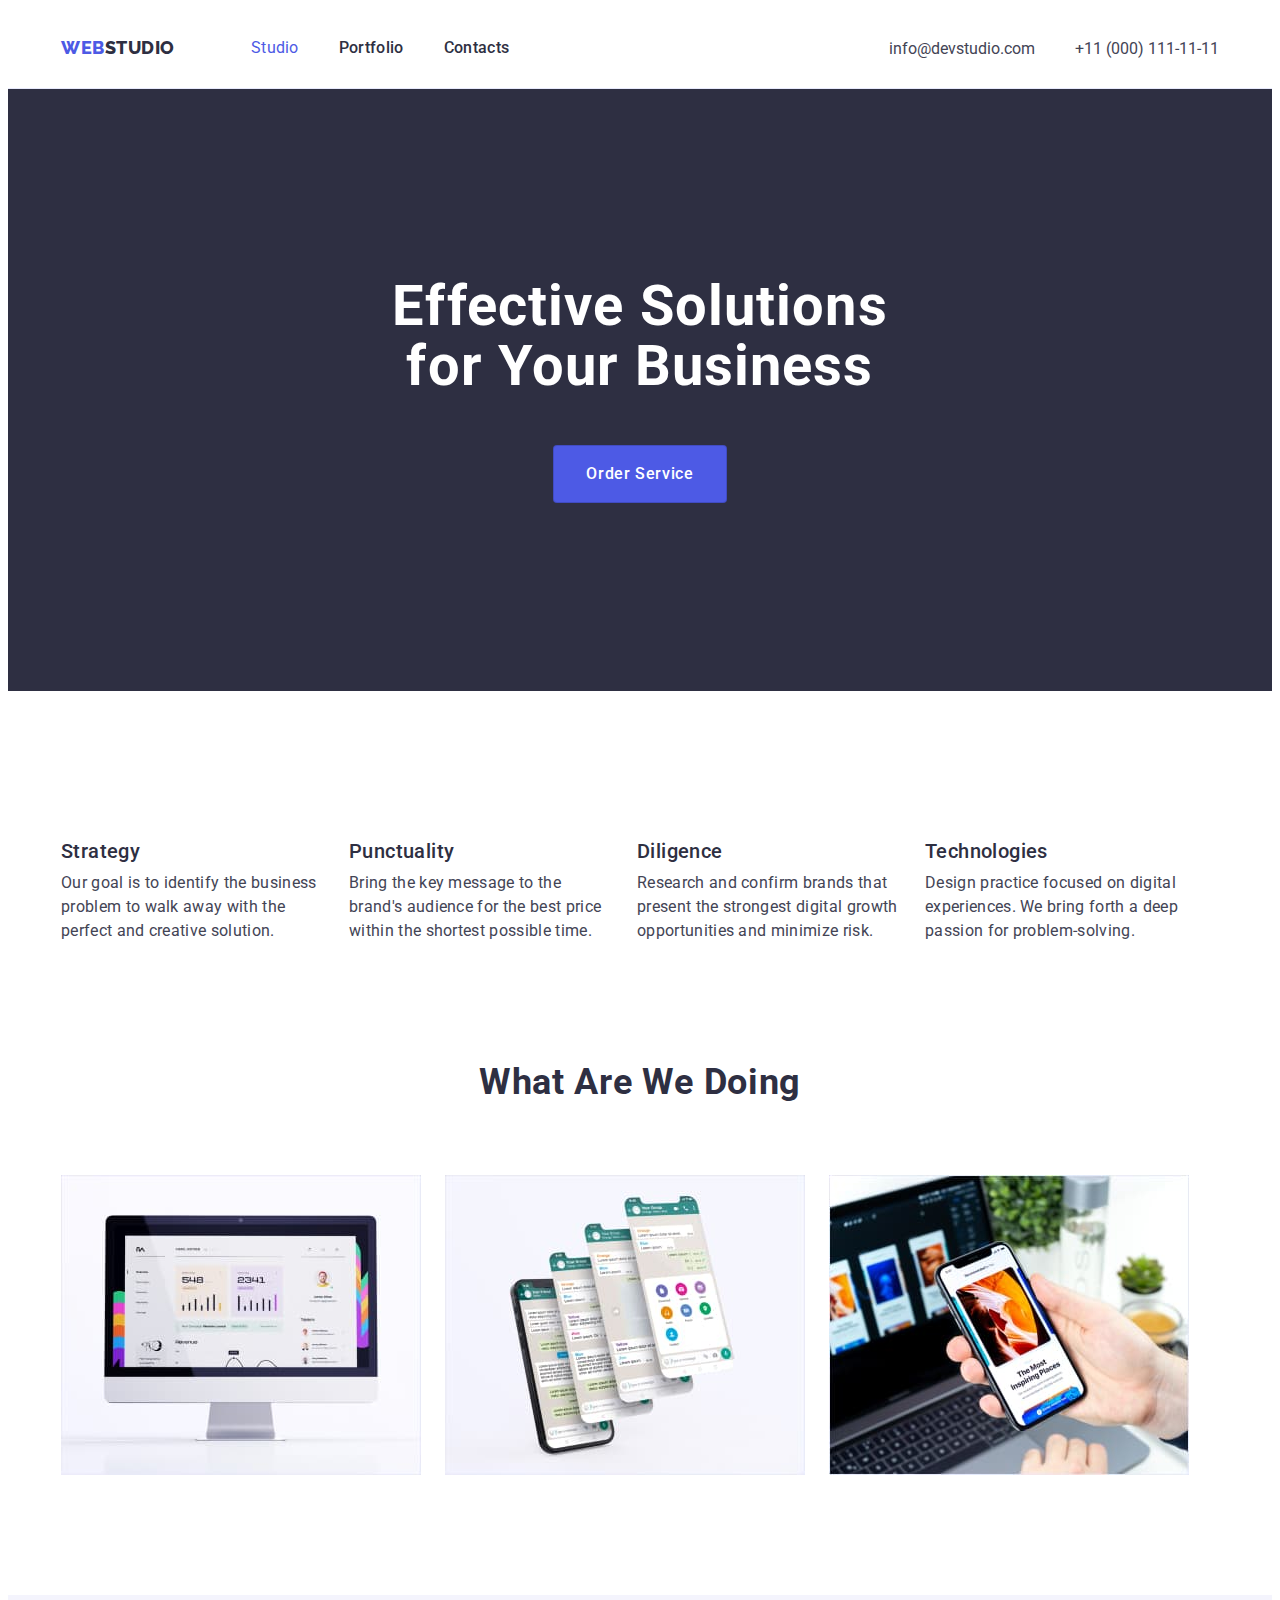
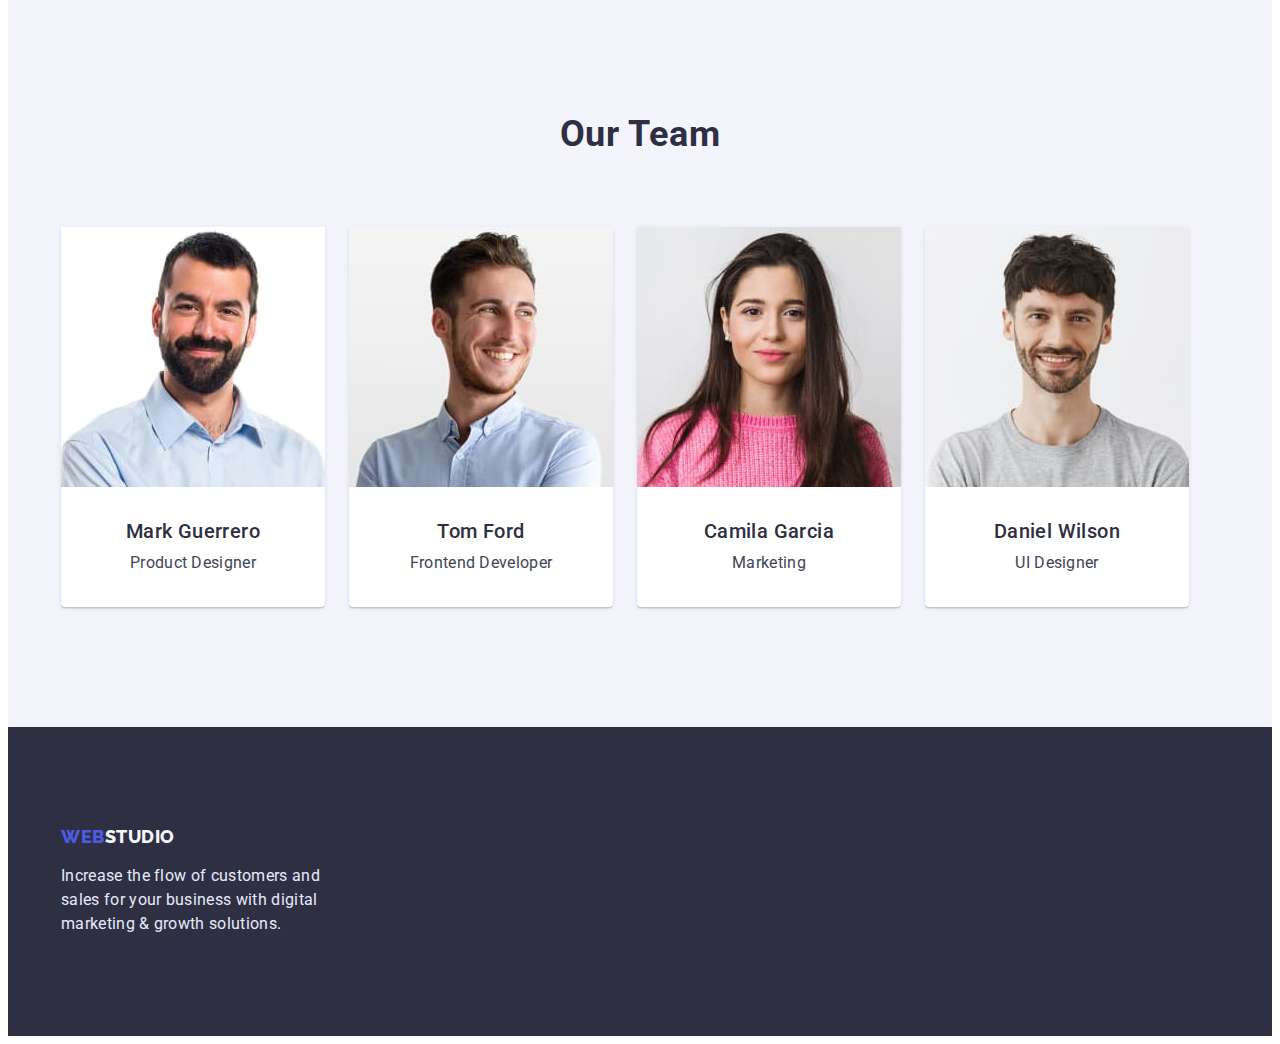
<file: index.html>
<!DOCTYPE html>
<html lang="en">

<head>
    <meta charset="UTF-8">
    <meta http-equiv="X-UA-Compatible" content="IE=edge">
    <meta name="viewport" content="width=device-width, initial-scale=1.0">
    <title>Web Studio</title>
    <link rel="preconnect" href="https://fonts.googleapis.com">
    <link rel="preconnect" href="https://fonts.gstatic.com" crossorigin>
    <link
        href="https://fonts.googleapis.com/css2?family=Raleway:wght@800&family=Roboto:wght@400;500;700;900&display=swap"
        rel="stylesheet">
    <link rel="stylesheet" href="https://cdnjs.cloudflare.com/ajax/libs/modern-normalize/1.1.0/modern-normalize.min.css"
        integrity="sha512-wpPYUAdjBVSE4KJnH1VR1HeZfpl1ub8YT/NKx4PuQ5NmX2tKuGu6U/JRp5y+Y8XG2tV+wKQpNHVUX03MfMFn9Q=="
        crossorigin="anonymous" referrerpolicy="no-referrer" />
    <link rel="stylesheet" href="./css/styles.css" />
</head>

<header class="header">
    <div class="container">
        <div class="header-container">
            <nav class="header-navigation">
                <a class="logo" href="./index.html">Web<span class="logo-two">Studio</span></a>
                <ul class="headerlist">
                    <li><a class="current" class="header-link" href="">Studio</a> </li>
                    <li><a class="header-link" href="./portfolio.html">Portfolio</a> </li>
                    <li><a class="header-link" href="">Contacts</a> </li>
                </ul>
            </nav>
            <address>
                <ul class="headerlist-address">
                    <li><a class="addresslink" href="mailto:info@devstudio.com">info@devstudio.com</a></li>
                    <li><a class="addresslink" href="tel:+110001111111">+11 (000) 111-11-11</a></li>
                </ul>
            </address>
        </div>
    </div>
</header>
<main>
    <section class="section-general">
        <div class="container">
            <h1 class="section-general-title">Effective Solutions for Your Business</h1>
            <button class="section-general-button" type="button">Order Service</button>
        </div>
    </section>
    <section class="section-hidden">
        <div class="container">
            <h2 class="hidden-title">Characteristic</h2>
            <ul class="list-characteristic">
                <li class="item-characteristic">
                    <h3 class="title-characteristic">Strategy</h3>
                    <p class="subtitle-characteristic">Our goal is to identify the business problem to walk away
                        with the
                        perfect and creative solution.</p>
                </li>
                <li class="item-characteristic">
                    <h3 class="title-characteristic">Punctuality</h3>
                    <p class="subtitle-characteristic">Bring the key message to the brand's audience for the best
                        price
                        within the shortest
                        possible time.</p>
                </li>
                <li class="item-characteristic">
                    <h3 class="title-characteristic">Diligence</h3>
                    <p class="subtitle-characteristic">Research and confirm brands that present the strongest
                        digital growth
                        opportunities and minimize
                        risk.
                    </p>
                </li>
                <li class="item-characteristic">
                    <h3 class="title-characteristic">Technologies</h3>
                    <p class="subtitle-characteristic">Design practice focused on digital experiences. We bring
                        forth a deep
                        passion for problem-solving.
                    </p>
                </li>
            </ul>
        </div>
    </section>
    <section class="section-project">
        <div class="container">
            <h2 class="title-project">What are we doing</h2>
            <ul class="list-project">
                <li>
                    <img src="./images/computer.jpg" alt="computer" width="360">
                </li>
                <li>
                    <img src="./images/screen.jpg" alt="screens" width="360">
                </li>
                <li>
                    <img src="./images/telephone.jpg" alt="telephone" width="360">
                </li>
            </ul>
        </div>
    </section>
    <section class="section-team">
        <div class="container">
            <h2 class="title-team">Our Team</h2>
            <ul class="list-team">
                <li class="list-team-iteam">
                    <img src="./images/mark.jpg" alt="Mark Guerrero" width="264">
                    <div class="items-team">
                        <h3 class="title-team-list">Mark Guerrero</h3>
                        <p class="subtitle-team">Product Designer</p>
                    </div>
                </li>
                <li class="list-team-iteam">
                    <img src="./images/tom.jpg" alt="Tom Ford" width="264">
                    <div class="items-team">
                        <h3 class="title-team-list">Tom Ford</h3>
                        <p class="subtitle-team">Frontend Developer</p>
                    </div>
                </li>
                <li class="list-team-iteam">
                    <img src="./images/camila.jpg" alt="Camila Garcia" width="264">
                    <div class="items-team">
                        <h3 class="title-team-list">Camila Garcia</h3>
                        <p class="subtitle-team">Marketing</p>
                    </div>
                </li>
                <li class="list-team-iteam">
                    <img src="./images/daniel.jpg" alt="Daniel Wilson" width="264">
                    <div class="items-team">
                        <h3 class="title-team-list">Daniel Wilson</h3>
                        <p class="subtitle-team">UI Designer</p>
                    </div>
                </li>
            </ul>
        </div>
    </section>
</main>
<footer class="footer-page">
    <div class="container">
        <a class="footer-link" href="./index.html"><span class="footer-link-logo">Web</span>Studio</a>
        <p class="footer-subtitle">Increase the flow of customers and sales for your business with digital marketing
            & growth solutions.</p>
    </div>
</footer>

</html>
</file>
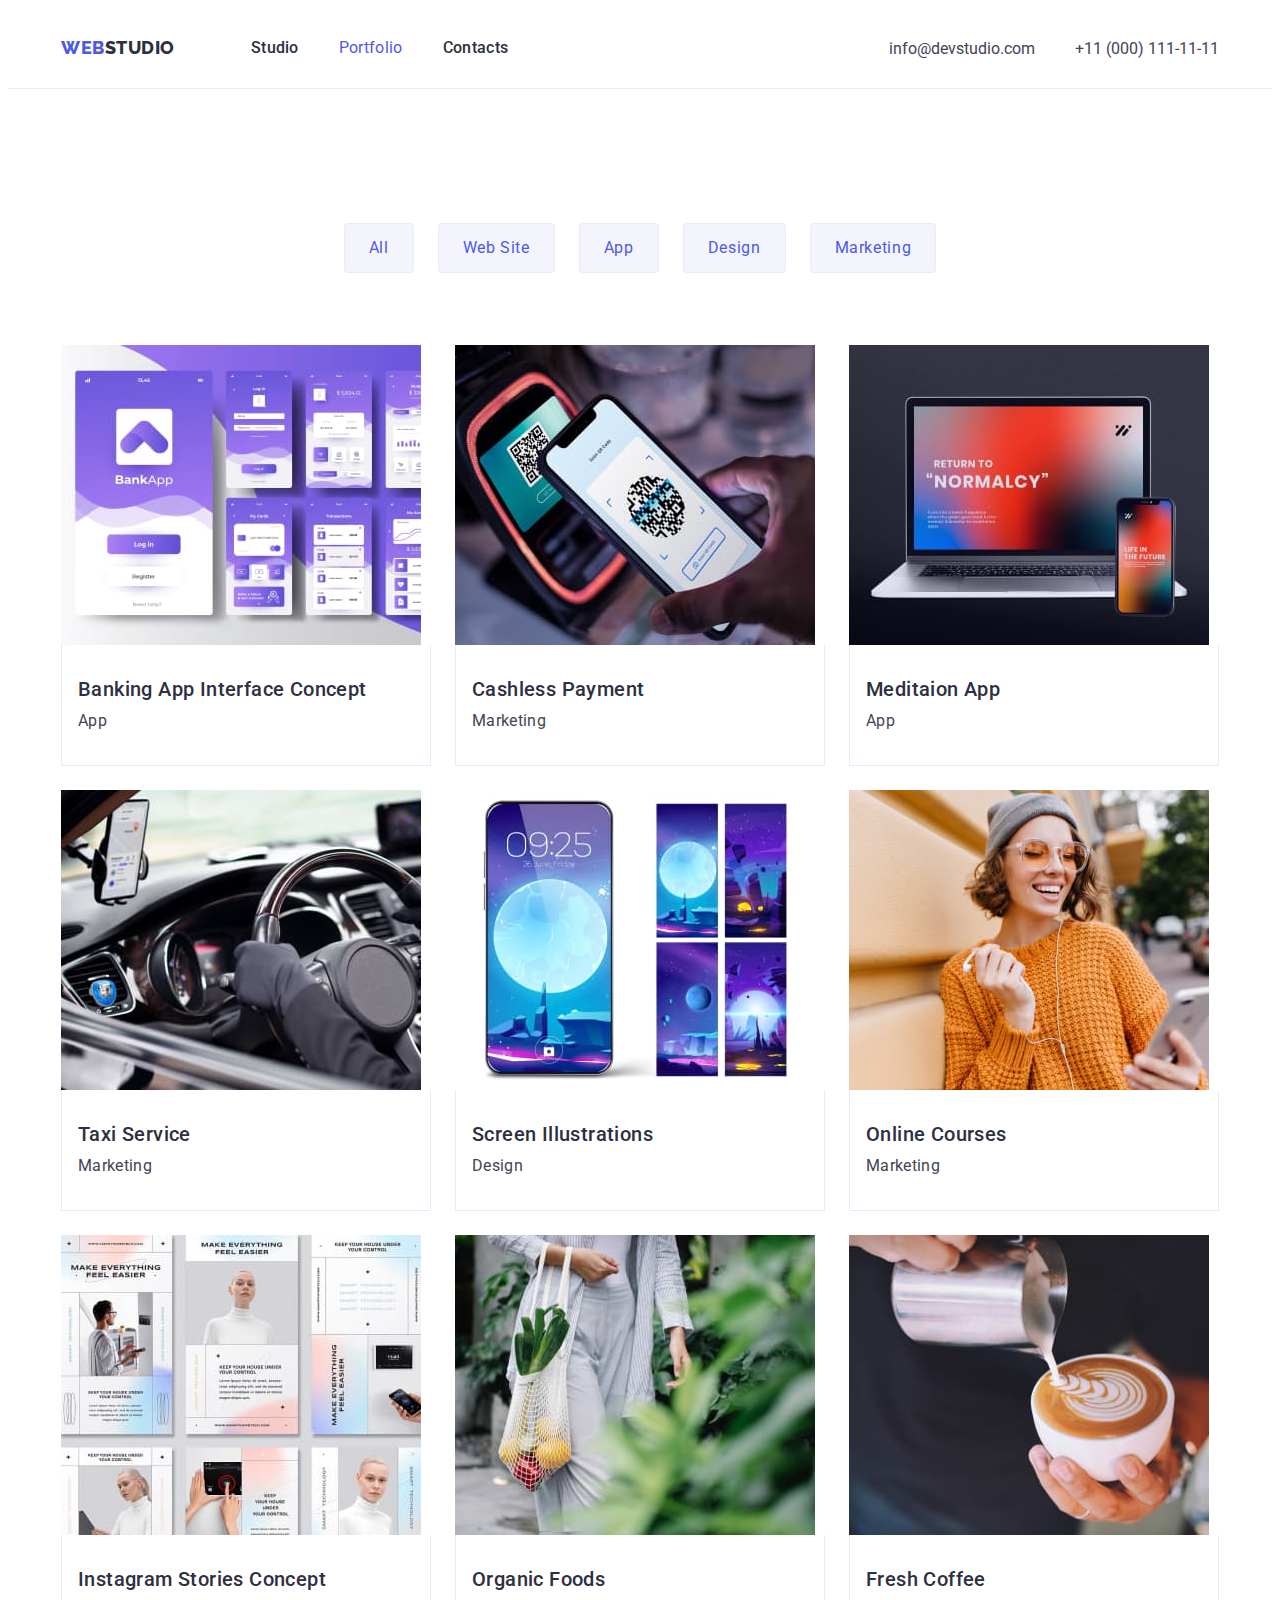
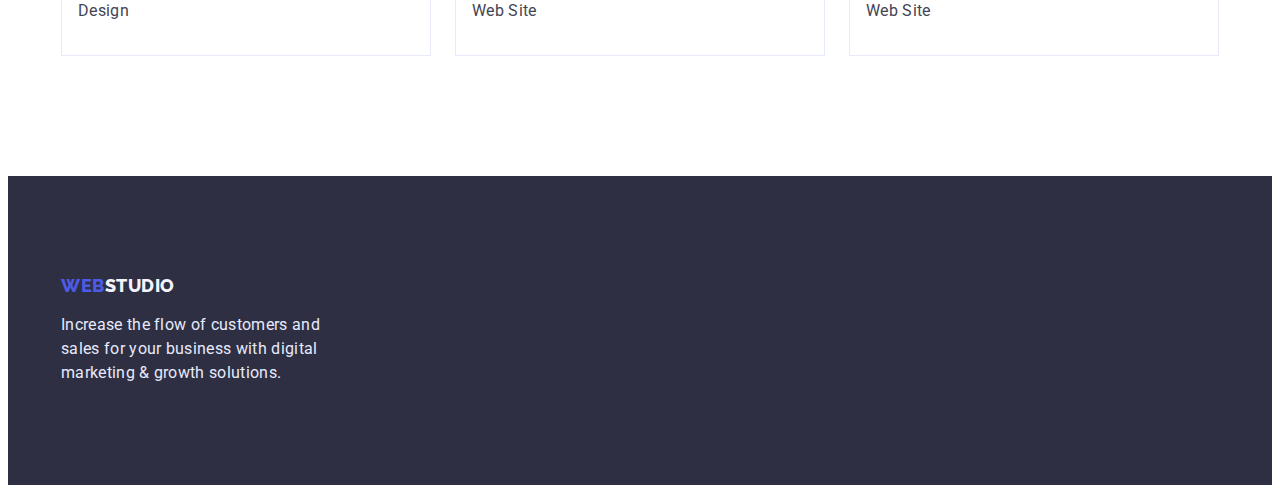
<file: portfolio.html>
<!DOCTYPE html>
<html lang="en">

<head>
    <meta charset="UTF-8">
    <meta http-equiv="X-UA-Compatible" content="IE=edge">
    <meta name="viewport" content="width=device-width, initial-scale=1.0">
    <title>Web Studio</title>
    <link rel="preconnect" href="https://fonts.googleapis.com">
    <link rel="preconnect" href="https://fonts.gstatic.com" crossorigin>
    <link
        href="https://fonts.googleapis.com/css2?family=Raleway:wght@800&family=Roboto:wght@400;500;700;900&display=swap"
        rel="stylesheet">
    <link rel="stylesheet" href="https://cdnjs.cloudflare.com/ajax/libs/modern-normalize/1.1.0/modern-normalize.min.css"
        integrity="sha512-wpPYUAdjBVSE4KJnH1VR1HeZfpl1ub8YT/NKx4PuQ5NmX2tKuGu6U/JRp5y+Y8XG2tV+wKQpNHVUX03MfMFn9Q=="
        crossorigin="anonymous" referrerpolicy="no-referrer" />
    <link rel="stylesheet" href="./css/styles.css" />
</head>

<header class="header">
    <div class="container">
        <div class="header-container">
            <nav class="header-navigation">
                <a class="logo" href="./index.html">Web<span class="logo-two">Studio</span></a>
                <ul class="headerlist">
                    <li><a class="header-link" href="./index.html">Studio</a> </li>
                    <li><a class="current" class="header-link" href="">Portfolio</a> </li>
                    <li><a class="header-link" href="">Contacts</a> </li>
                </ul>
            </nav>
            <address>
                <ul class="headerlist">
                    <li><a class="addresslink" href="mailto:info@devstudio.com">info@devstudio.com</a></li>
                    <li><a class="addresslink" href="tel:+110001111111">+11 (000) 111-11-11</a></li>
                </ul>
            </address>
        </div>
    </div>
</header>

<main>
    <section class="section-main">
        <div class="container">
            <h1 class="hidden-title">Button-filter</h1>
            <ul class="list-button">
                <li><button class="button-filter" type="button">All</button></li>
                <li><button class="button-filter" type="button">Web Site</button></li>
                <li><button class="button-filter" type="button">App</button></li>
                <li><button class="button-filter" type="button">Design</button></li>
                <li><button class="button-filter" type="button">Marketing</button></li>
            </ul>
            <ul class="items-app">
                <li class="list-app">
                    <img src="./images/displaywithapp.jpg" alt="Banking App" width="360">
                    <div class="text-app">
                        <h2 class="title-app">Banking App Interface Concept</h2>
                        <p class="subtitle-app">App</p>
                    </div>
                </li>
                <li class="list-app">
                    <img src="./images/scanqrcod.jpg" alt="Payment" width="360">
                    <div class="text-app">
                        <h2 class="title-app">Cashless Payment</h2>
                        <p class="subtitle-app">Marketing</p>
                    </div>
                </li>
                <li class="list-app">
                    <img src="./images/computerandtelephone.jpg" alt="App on computer and telephone" width="360">
                    <div class="text-app">
                        <h2 class="title-app">Meditaion App</h2>
                        <p class="subtitle-app">App</p>
                    </div>
                </li>
                <li class="list-app">
                    <img src="./images/car.jpg" alt="Car and telephone" width="360">
                    <div class="text-app">
                        <h3 class="title-app">Taxi Service</h3>
                        <p class="subtitle-app">Marketing</p>
                    </div>
                </li>
                <li class="list-app">
                    <img src="./images/screenimages.jpg" alt="Images on telephone" width="360">
                    <div class="text-app">
                        <h3 class="title-app">Screen Illustrations</h3>
                        <p class="subtitle-app">Design</p>
                    </div>
                </li>
                <li class="list-app">
                    <img src="./images/girl.jpg" alt="Girl with telephone" width="360">
                    <div class="text-app">
                        <h3 class="title-app">Online Courses</h3>
                        <p class="subtitle-app">Marketing</p>
                    </div>
                </li>
                <li class="list-app">
                    <img src="./images/instagrampages.jpg" alt="Content in instagram" width="360">
                    <div class="text-app">
                        <h4 class="title-app">Instagram Stories Concept</h4>
                        <p class="subtitle-app">Design</p>
                    </div>
                </li>
                <li class="list-app">
                    <img src="./images/vegetables.jpg" alt="Bag with vegetables" width="360">
                    <div class="text-app">
                        <h4 class="title-app">Organic Foods</h4>
                        <p class="subtitle-app">Web Site</p>
                    </div>
                </li>
                <li class="list-app">
                    <img src="./images/coffee.jpg" alt="Coffee" width="360">
                    <div class="text-app">
                        <h4 class="title-app">Fresh Coffee</h4>
                        <p class="subtitle-app">Web Site</p>
                    </div>
                </li>
            </ul>
        </div>
    </section>
</main>
<footer class="footer-page">
    <div class="container">
        <a class="footer-link" href="./index.html"><span class="footer-link-logo">Web</span>Studio</a>
        <p class="footer-subtitle">Increase the flow of customers and sales for your business with digital marketing
            & growth solutions.</p>
    </div>
</footer>

</html>
</file>
<file: css/styles.css>
:root {
    --color-page: #ffffff;
    --color-page-secondary: #F4F4FD;
    --color-page-text: #2E2F42;
    --color-logo: #4D5AE5;
    --color-text: #434455;
    --color-footer: #E7E9FC;
    --color-button-portfolio: #404BBF;
    --card-set-gap: 24px;
}

body {
    font-family: 'Roboto', sans-serif;
    background-color: var(--color-page);
    color:var(--color-page-text);
}

p,
h1,
h2,
h3,
h4,
h5,
h6,
ul {
    margin: 0;
    padding: 0;
}

img {
    display: block;
    max-width: 100%;
    height: auto;
}

ul {
    margin: 0;
    padding: 0;
}

.container {
    width: 100%;
    max-width: 1158px;
    margin: 0 auto;
    padding: 0 15px;
}

.header {
    background-color: var(--color-page);
    border-bottom-width: 1px;
    border-bottom-color: var(--color-footer);
    border-bottom-style: solid;
}

.header-container {
    display: flex;
    align-items: center;
}

.header-navigation {
    display: flex;
    align-items: center;
    flex-grow: 1;
}

.logo {
    color: var(--color-logo);
    text-transform: uppercase;
    font-family: Raleway;
    text-decoration: none;
    line-height: 1.333;
    font-size: 18px;
    font-weight: 800;
    letter-spacing: 0.03em;
}

.logo-two {
    color: var(--color-page-text);
    text-transform: uppercase;
    font-family: Raleway;
    text-decoration: none;
    line-height: 1.333;
    font-size: 18px;
    font-weight: 800;
    letter-spacing: 0.03em;
}

.headerlist {
    list-style-type: none;
    display: flex;
    gap: 40px;
    margin-left: 76px;
}

.headerlist-address {
    list-style-type: none;
    display: flex;
    gap: 40px;
}

.current {
color: var(--color-logo);
text-decoration: none;
list-style-type: none;
line-height: 1.5;
font-size: 16px;
letter-spacing: 0.02em;
padding: 28px 0;
display: block;
}

.header-link {
    text-decoration: none;
    list-style-type: none;
    color: var(--color-page-text);
    line-height: 1.5;
    font-size: 16px;
    letter-spacing: 0.02em;
    padding: 28px 0;
    display: block;
    font-weight: 500;
}

.header-link:hover,
.header-link:focus {
    color:var(--color-button-portfolio);
}


.addresslink {
    font-style: normal;
    text-decoration: none;
    color: var(--color-text);
    padding: 24px 0;
}

.addresslink:hover,
.addresslink:focus {
    color: var(--color-logo);
}

.section-general {
    background-color: var(--color-page-text);
    padding: 188px 0;
    text-align: center;
}

.section-general-title {
    color: var(--color-page);
    font-size: 56px;
    line-height: 1.07;
    text-align: center;
    letter-spacing: 0.02em;
    margin: 0 auto;
    max-width: 496px;
}

.section-general-button {
    background-color: var(--color-logo);
    color: var(--color-page);
    border: 1px solid rgba(0,0,0,0.15);
    border-radius: 4px;
    font-family: Roboto;
    font-weight: 500;
    font-size: 16px;
    line-height: 1.5;
    cursor: pointer;
    letter-spacing: 0.04em;
    padding: 16px 32px 16px 32px;
    max-height: 510px;
    margin-top: 48px;
}

.section-general-button:hover,
.section-general-button:focus {
    background-color: var(--color-button-portfolio);
}

.hidden-title {
    visibility: hidden;
}

.section-hidden {
    padding: 120px 0;
}

.list-characteristic {
    list-style-type: none;
    display: flex;
    gap: 24px;
}

.item-characteristic {
    width: calc((1128px - 3 * 24px)/ 4);
}

.title-characteristic {
    color: var(--color-page-text);
    font-size: 20px;
    font-weight: 500;
    line-height: 1.2;
    letter-spacing: 0.02em;
    margin-bottom: 8px;
}

.subtitle-characteristic {
    color: var(--color-text);
    font-size: 16px;
    line-height: 1.5;
    letter-spacing: 0.02em;
}

.section-project {
    padding-bottom: 120px;
}

.title-project {
    margin-bottom: 72px;
    text-transform: capitalize;
    color: var(--color-page-text);
    font-size: 36px;
    font-weight: 700;
    line-height: 1.11;
    text-align: center;
    letter-spacing: 0.02em;
}

.list-project {
    list-style-type: none;
    display: flex;
    gap: 24px;
}

.section-team {
    background-color: var(--color-page-secondary);
    padding: 120px 0;
}

.title-team {
    color:var(--color-page-text);
    font-size: 36px;
    font-weight: 700;
    line-height: 1.11;
    text-align: center;
    letter-spacing: 0.02em;
    margin-bottom: 72px;
}

.list-team {
    list-style-type: none;
    display: flex;
    gap: 24px;
}

.list-team-iteam {
    background-color: var(--color-page);
    border-bottom-left-radius: 4px;
    border-bottom-right-radius: 4px;
    box-shadow: 0px 2px 1px 0px rgba(46, 47, 66, 0.08),
    0px 1px 1px 0px rgba(46, 47, 66, 0.16),
    0px 1px 6px 0px rgba(46, 47, 66, 0.08);
}

.title-team-list {
    font-size: 20px;
    font-weight: 500;
    line-height: 1.2;
    text-align: center;
    color: var(--color-page-text);
    letter-spacing: 0.02em;
    margin-bottom: 8px;
}

.subtitle-team {
    font-size: 16px;
    line-height: 1.5;
    text-align: center;
    color:var(--color-text);
    letter-spacing: 0.02em;
}

.items-team {
    padding: 32px 0;
}

.footer-page {
    background-color: var(--color-page-text);
    padding: 100px 0;
}

.footer-link-logo {
    color:var(--color-logo);
    font-family: Raleway;
    font-weight: 800;
    font-size: 18px;
    line-height: 1.16;
    text-transform: uppercase;
    text-decoration: none;
    letter-spacing: 0.03em;
}

.footer-link {
    color:var(--color-page-secondary);
    font-family: Raleway;
    font-weight: 800;
    font-size: 18px;
    line-height: 1.16;
    text-transform: uppercase;
    text-decoration: none;
    letter-spacing: 0.03em;
}

.footer-subtitle {
    margin-top: 16px;
    color: var(--color-footer);
    font-size: 16px;
    line-height: 1.5;
    letter-spacing: 0.02em;
    width: 264px;
}

/* Portfolio */

.section-main {
    padding-bottom: 120px;
    padding-top: 96px;
}

.list-button {
    list-style-type: none;
    display: flex;
    gap: 24px;
    justify-content: center;
    margin-bottom: 72px;
}

.button-filter {
    background-color: var(--color-page-secondary);
    color: var(--color-logo);
    font-family: Roboto;
    font-size: 16px;
    line-height: 1.5;
    padding: 12px 24px 12px 24px;
    border:  1px solid var(--color-footer);
    letter-spacing: 0.04em;
    text-align: center;
    border-radius: 4px;
}

.button-filter:hover,
.button-filter:focus {
    background-color: var(--color-button-portfolio);
    color:var(--color-page);
    cursor: pointer;
}

.items-app {
    padding: 0;
    margin: 0;
    display: flex;
    flex-wrap: wrap;
    margin-left: calc(-1 * var(--card-set-gap));
    margin-top: calc(-1 * var(--card-set-gap));
}

.items-app > .list-app {
    flex-basis: calc((100% - 3 * var(--card-set-gap)) / 3);
    margin-left: var(--card-set-gap);
    margin-top: var(--card-set-gap);
}

.list-app {
    list-style-type: none;
}

.text-app {
    padding-top: 32px;
    padding-bottom: 32px;
    padding-left: 16px;
    border-left-width: 1px;
    border-left-style: solid;
    border-left-color: var(--color-footer);
    border-bottom-width: 1px;
    border-bottom-style: solid;
    border-bottom-color: var(--color-footer);
    border-right-width: 1px;
    border-right-style: solid;
    border-right-color: var(--color-footer);
}

.title-app {
    font-size: 20px;
    color: var(--color-page-text);
    font-weight: 500;
    line-height: 1.2;
    letter-spacing: 0.02em;
    margin-bottom: 8px;
}

.subtitle-app {
    color: var(--color-text);
    font-size: 16px;
    line-height: 1.5;
    letter-spacing: 0.02em;
}
</file>
